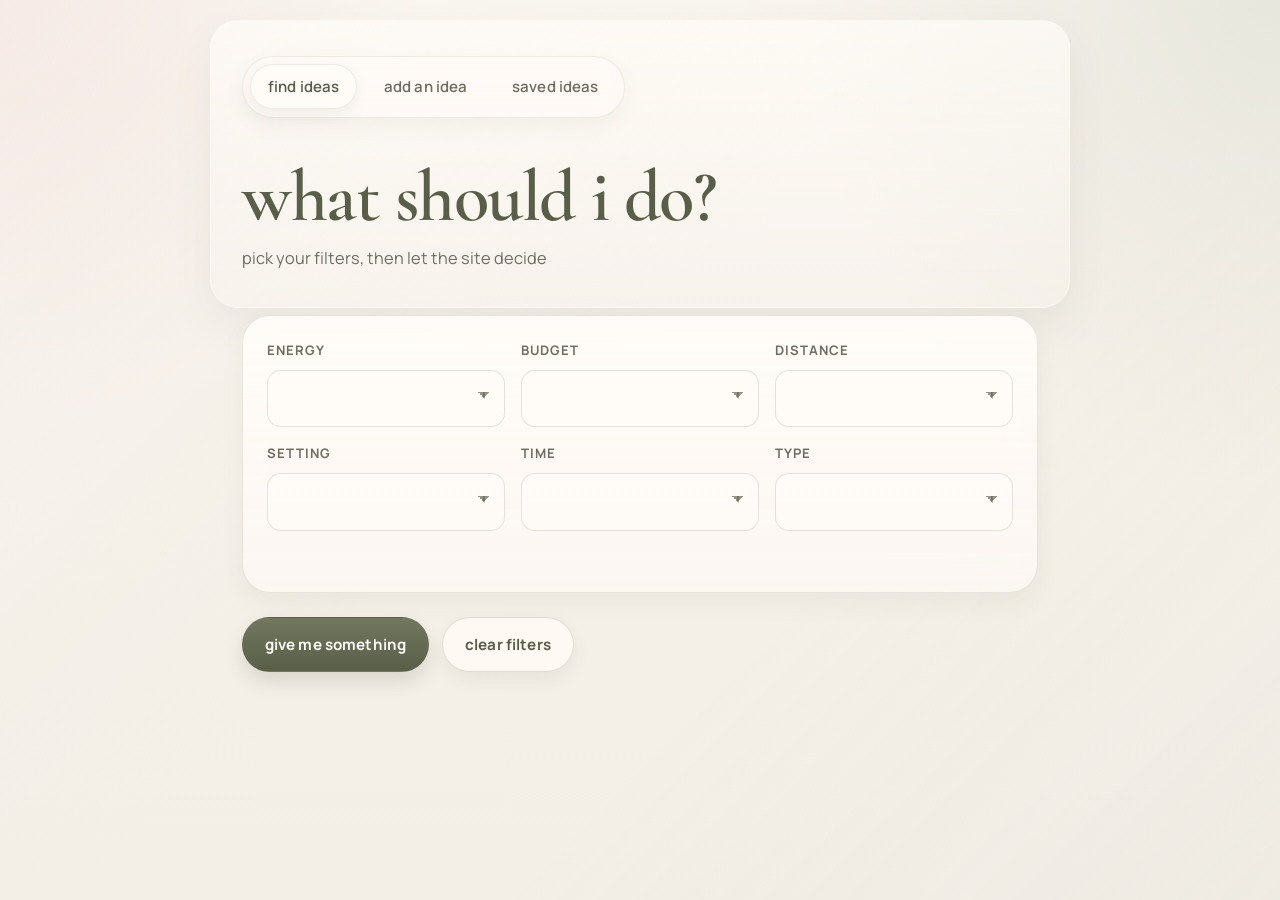
<file: index.html>
<!DOCTYPE html>
<html lang="en">
<head>
  <meta charset="UTF-8" />
  <meta name="viewport" content="width=device-width, initial-scale=1.0" />
  <title>what should i do?</title>
  <link rel="preconnect" href="https://fonts.googleapis.com" />
  <link rel="preconnect" href="https://fonts.gstatic.com" crossorigin />
  <link href="https://fonts.googleapis.com/css2?family=Cormorant+Garamond:wght@500;600;700&family=Manrope:wght@400;500;600;700&display=swap" rel="stylesheet" />
  <link rel="stylesheet" href="css/style.css" />
  <link rel="icon" type="image/png" href="favicon.png">
</head>
<body>
  <main class="container">
    <nav class="page-nav">
      <a class="nav-link current" href="./">find ideas</a>
      <a class="nav-link" href="add/">add an idea</a>
      <a class="nav-link" href="saved/">saved ideas</a>
    </nav>

    <h1 class="home-title">what should i do?</h1>
    <p class="subtitle">pick your filters, then let the site decide</p>

    <section class="filters">
      <label>
        energy
        <select id="energy"></select>
      </label>

      <label>
        budget
        <select id="budget"></select>
      </label>

      <label>
        distance
        <select id="distance"></select>
      </label>

      <label>
        setting
        <select id="setting"></select>
      </label>

      <label>
        time
        <select id="time"></select>
      </label>

      <label>
        type
        <select id="type"></select>
        <div id="selected-types" class="selected-tags"></div>
      </label>
    </section>

    <section class="buttons">
      <button id="generate-btn">give me something</button>
      <button id="clear-btn" type="button">clear filters</button>
    </section>

    <section id="results-section" class="hidden">
      <p id="result-count" class="result-count" aria-live="polite"></p>

      <section class="result-box hidden" id="result-box">
        <p class="result-label">result</p>
        <h2 id="result-title">your idea will appear here</h2>
        <p id="result-meta"></p>
        <div id="result-actions" class="result-actions hidden">
          <button id="save-btn" type="button"></button>
          <button id="hide-btn" type="button" class="secondary-btn">hide this idea</button>
        </div>
      </section>
    </section>
  </main>

  <script src="js/app-data.js"></script>
  <script src="js/script.js"></script>
</body>
</html>
</file>
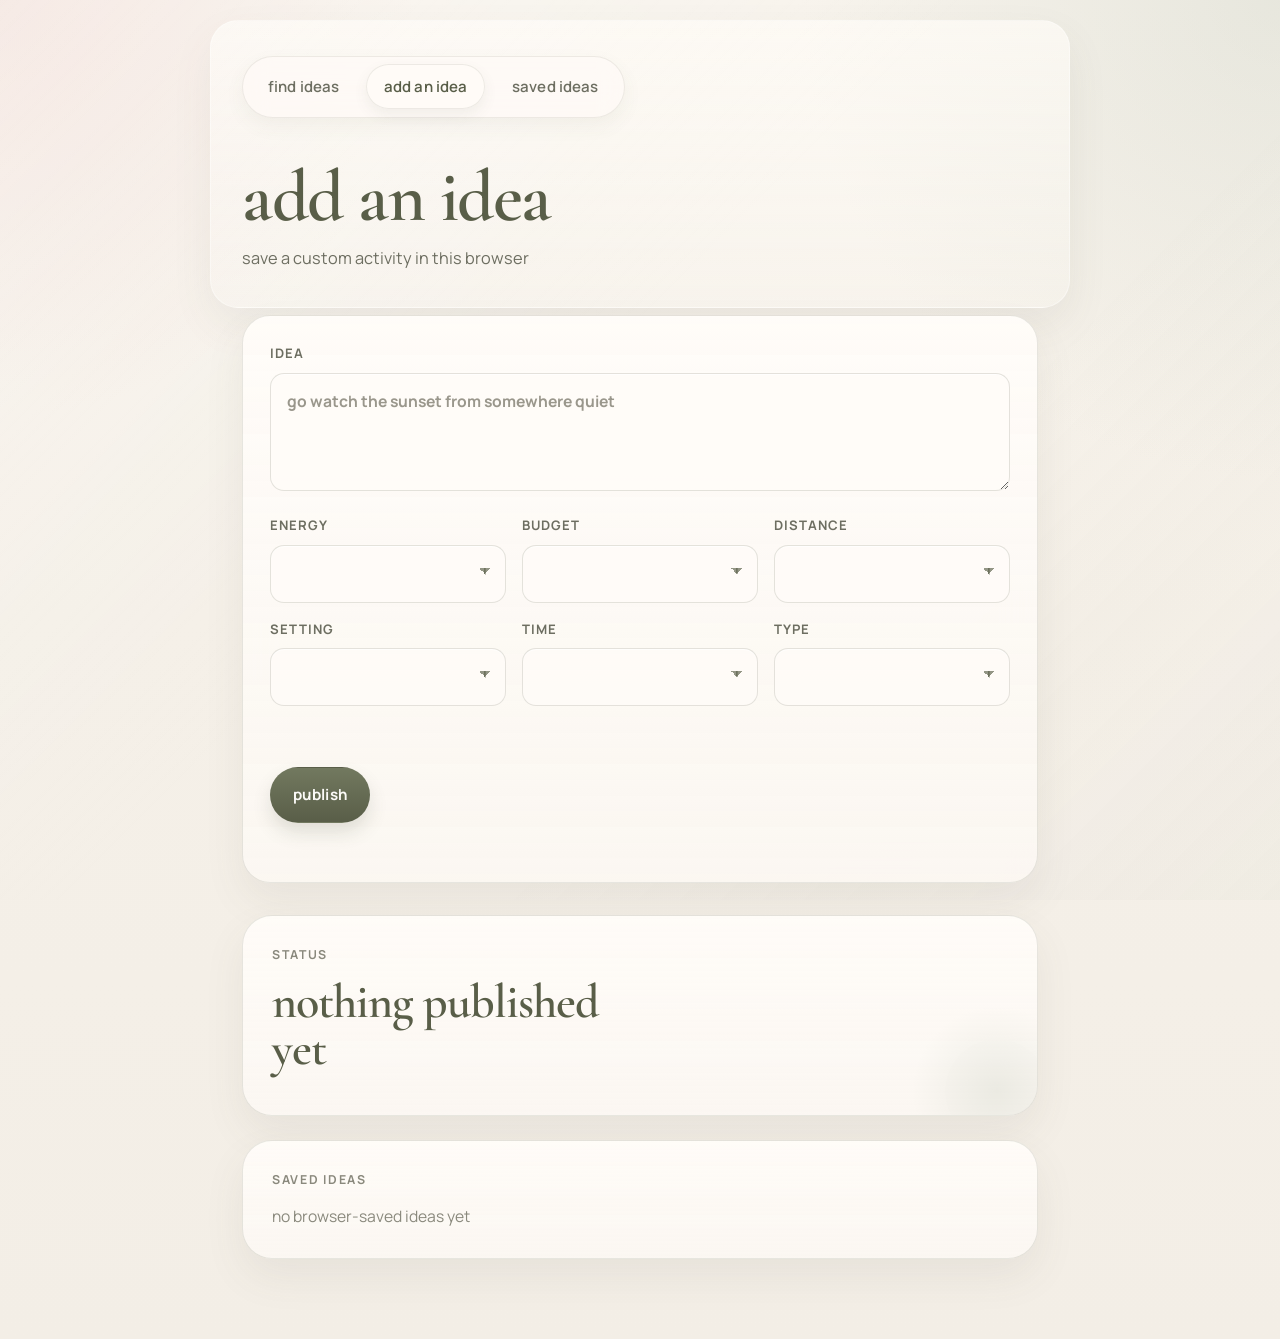
<file: add/index.html>
<!DOCTYPE html>
<html lang="en">
<head>
  <meta charset="UTF-8" />
  <meta name="viewport" content="width=device-width, initial-scale=1.0" />
  <title>add an idea</title>
  <link rel="preconnect" href="https://fonts.googleapis.com" />
  <link rel="preconnect" href="https://fonts.gstatic.com" crossorigin />
  <link href="https://fonts.googleapis.com/css2?family=Cormorant+Garamond:wght@500;600;700&family=Manrope:wght@400;500;600;700&display=swap" rel="stylesheet" />
  <link rel="stylesheet" href="../css/style.css" />
  <link rel="icon" type="image/png" href="../favicon.png">
</head>
<body>
  <main class="container">
    <nav class="page-nav">
      <a class="nav-link" href="../">find ideas</a>
      <a class="nav-link current" href="./">add an idea</a>
      <a class="nav-link" href="../saved/">saved ideas</a>
    </nav>

    <h1>add an idea</h1>
    <p class="subtitle">save a custom activity in this browser</p>

    <form id="add-activity-form" class="activity-form">
      <label>
        idea
        <textarea id="activity-title" rows="3" placeholder="go watch the sunset from somewhere quiet" required></textarea>
      </label>

      <section class="filters form-grid">
        <label>
          energy
          <select id="form-energy"></select>
        </label>

        <label>
          budget
          <select id="form-budget"></select>
        </label>

        <label>
          distance
          <select id="form-distance"></select>
        </label>

        <label>
          setting
          <select id="form-setting"></select>
        </label>

        <label>
          time
          <select id="form-time"></select>
        </label>

        <label>
          type
          <select id="form-type"></select>
          <div id="form-selected-types" class="selected-tags"></div>
        </label>
      </section>

      <section class="buttons">
        <button id="publish-btn" type="submit">publish</button>
      </section>
    </form>

    <section class="result-box form-status-box">
      <p class="result-label">status</p>
      <h2 id="form-status-title">nothing published yet</h2>
      <p id="form-status-meta"></p>
    </section>

    <section id="duplicate-check-box" class="result-box duplicate-check-box hidden" role="dialog" aria-modal="true" aria-labelledby="duplicate-check-title">
      <p class="result-label">possible duplicate</p>
      <h2 id="duplicate-check-title">this might already exist</h2>
      <p id="duplicate-check-meta"></p>
      <div class="duplicate-actions">
        <button id="duplicate-confirm-btn" type="button" class="delete-btn">yes, skip publishing</button>
        <button id="duplicate-deny-btn" type="button">no, publish anyway</button>
      </div>
    </section>

    <section class="result-box saved-activities-box">
      <p class="result-label">saved ideas</p>
      <div id="saved-activities-list" class="saved-activities-list"></div>
    </section>
  </main>

  <script src="../js/app-data.js"></script>
  <script src="../js/add.js"></script>
</body>
</html>
</file>
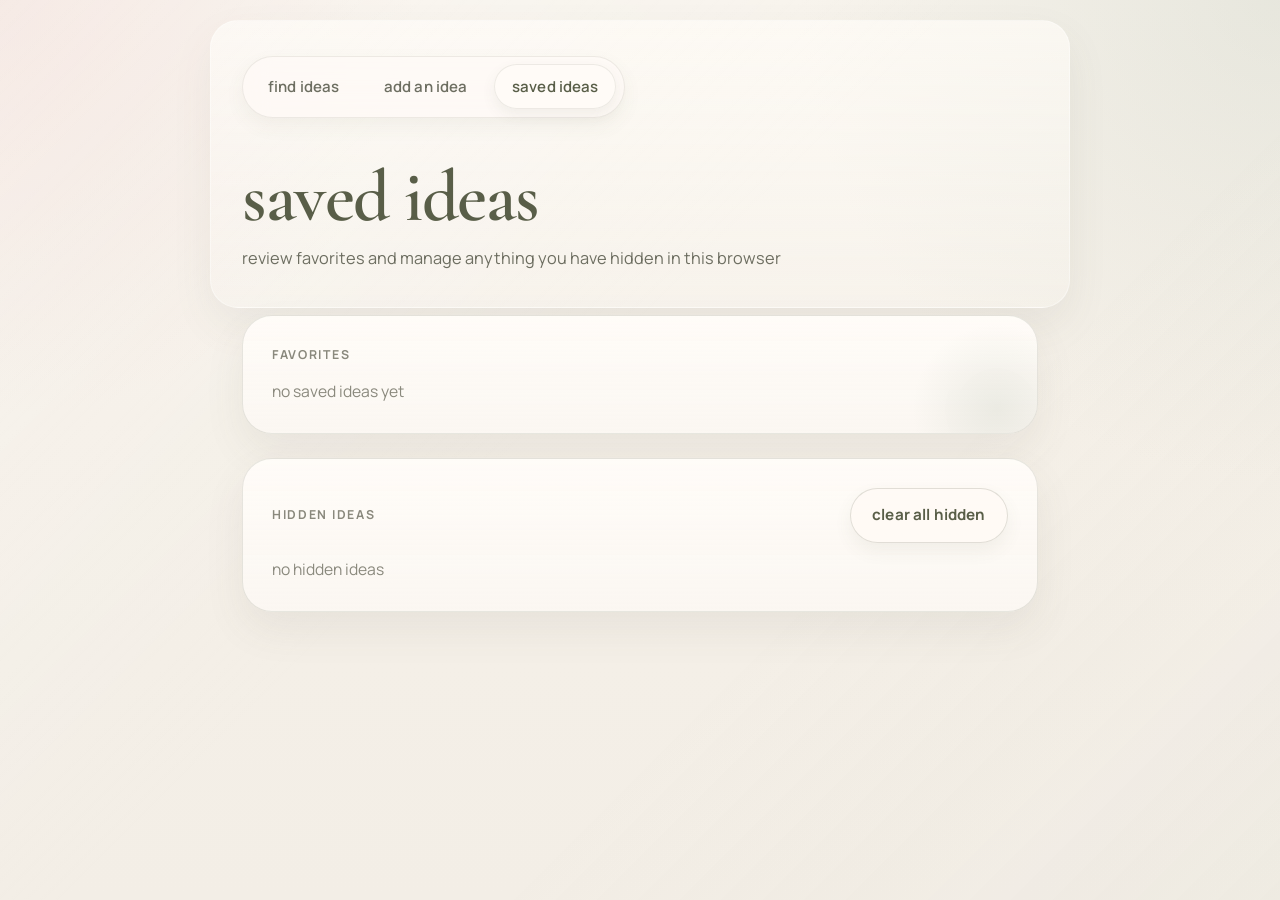
<file: saved/index.html>
<!DOCTYPE html>
<html lang="en">
<head>
  <meta charset="UTF-8" />
  <meta name="viewport" content="width=device-width, initial-scale=1.0" />
  <title>saved ideas</title>
  <link rel="preconnect" href="https://fonts.googleapis.com" />
  <link rel="preconnect" href="https://fonts.gstatic.com" crossorigin />
  <link href="https://fonts.googleapis.com/css2?family=Cormorant+Garamond:wght@500;600;700&family=Manrope:wght@400;500;600;700&display=swap" rel="stylesheet" />
  <link rel="stylesheet" href="../css/style.css" />
  <link rel="icon" type="image/png" href="../favicon.png">
</head>
<body>
  <main class="container">
    <nav class="page-nav">
      <a class="nav-link" href="../">find ideas</a>
      <a class="nav-link" href="../add/">add an idea</a>
      <a class="nav-link current" href="./">saved ideas</a>
    </nav>

    <h1>saved ideas</h1>
    <p class="subtitle">review favorites and manage anything you have hidden in this browser</p>

    <section class="result-box saved-activities-box">
      <p class="result-label">favorites</p>
      <div id="saved-ideas-list" class="saved-activities-list"></div>
    </section>

    <section class="result-box saved-activities-box">
      <div class="section-header">
        <p class="result-label">hidden ideas</p>
        <button id="clear-hidden-btn" type="button" class="secondary-btn">clear all hidden</button>
      </div>
      <div id="hidden-ideas-list" class="saved-activities-list"></div>
    </section>
  </main>

  <script src="../js/app-data.js"></script>
  <script src="../js/saved.js"></script>
</body>
</html>
</file>
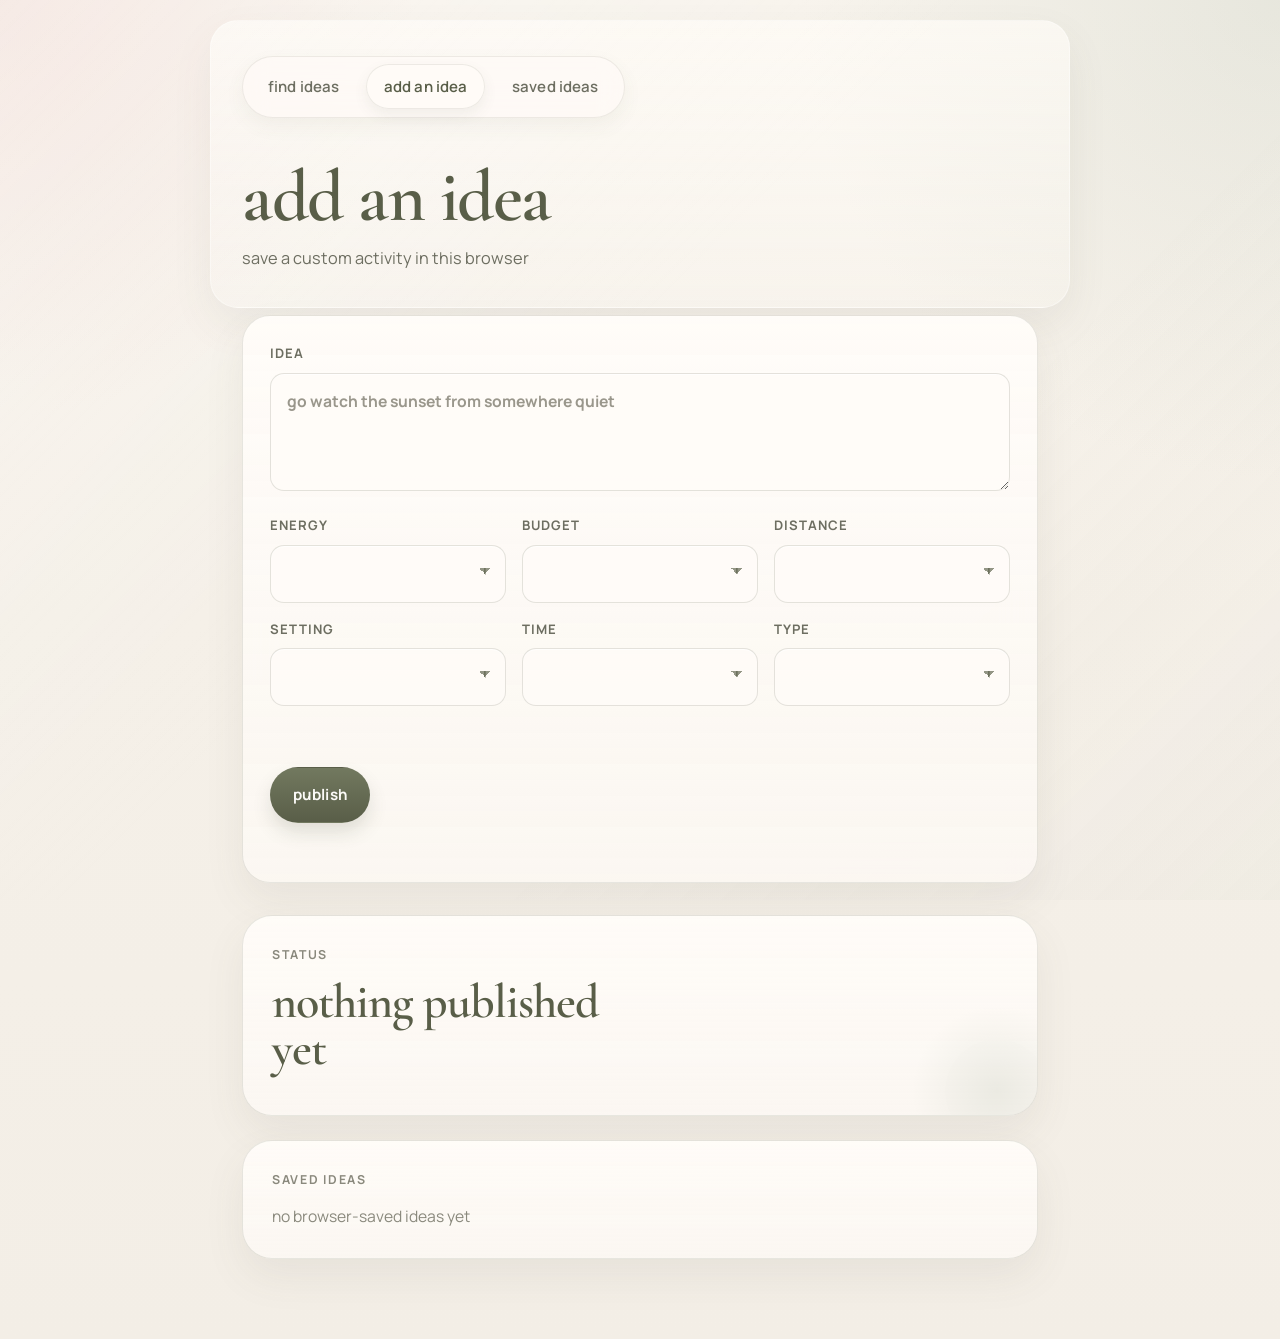
<file: add.html>
<!DOCTYPE html>
<html lang="en">
<head>
  <meta charset="UTF-8" />
  <meta name="viewport" content="width=device-width, initial-scale=1.0" />
  <title>add an idea</title>
  <link rel="preconnect" href="https://fonts.googleapis.com" />
  <link rel="preconnect" href="https://fonts.gstatic.com" crossorigin />
  <link href="https://fonts.googleapis.com/css2?family=Cormorant+Garamond:wght@500;600;700&family=Manrope:wght@400;500;600;700&display=swap" rel="stylesheet" />
  <link rel="stylesheet" href="css/style.css" />
</head>
<body>
  <main class="container">
    <nav class="page-nav">
      <a class="nav-link" href="./">find ideas</a>
      <a class="nav-link current" href="add.html">add an idea</a>
      <a class="nav-link" href="saved.html">saved ideas</a>
    </nav>

    <h1>add an idea</h1>
    <p class="subtitle">save a custom activity in this browser</p>

    <form id="add-activity-form" class="activity-form">
      <label>
        idea
        <textarea id="activity-title" rows="3" placeholder="go watch the sunset from somewhere quiet" required></textarea>
      </label>

      <section class="filters form-grid">
        <label>
          energy
          <select id="form-energy"></select>
        </label>

        <label>
          budget
          <select id="form-budget"></select>
        </label>

        <label>
          distance
          <select id="form-distance"></select>
        </label>

        <label>
          setting
          <select id="form-setting"></select>
        </label>

        <label>
          time
          <select id="form-time"></select>
        </label>

        <label>
          type
          <select id="form-type"></select>
          <div id="form-selected-types" class="selected-tags"></div>
        </label>
      </section>

      <section class="buttons">
        <button id="publish-btn" type="submit">publish</button>
      </section>
    </form>

    <section class="result-box form-status-box">
      <p class="result-label">status</p>
      <h2 id="form-status-title">nothing published yet</h2>
      <p id="form-status-meta"></p>
    </section>

    <section id="duplicate-check-box" class="result-box duplicate-check-box hidden" role="dialog" aria-modal="true" aria-labelledby="duplicate-check-title">
      <p class="result-label">possible duplicate</p>
      <h2 id="duplicate-check-title">this might already exist</h2>
      <p id="duplicate-check-meta"></p>
      <div class="duplicate-actions">
        <button id="duplicate-confirm-btn" type="button" class="delete-btn">yes, skip publishing</button>
        <button id="duplicate-deny-btn" type="button">no, publish anyway</button>
      </div>
    </section>

    <section class="result-box saved-activities-box">
      <p class="result-label">saved ideas</p>
      <div id="saved-activities-list" class="saved-activities-list"></div>
    </section>
  </main>

  <script src="js/app-data.js"></script>
  <script src="js/add.js"></script>
</body>
</html>
</file>
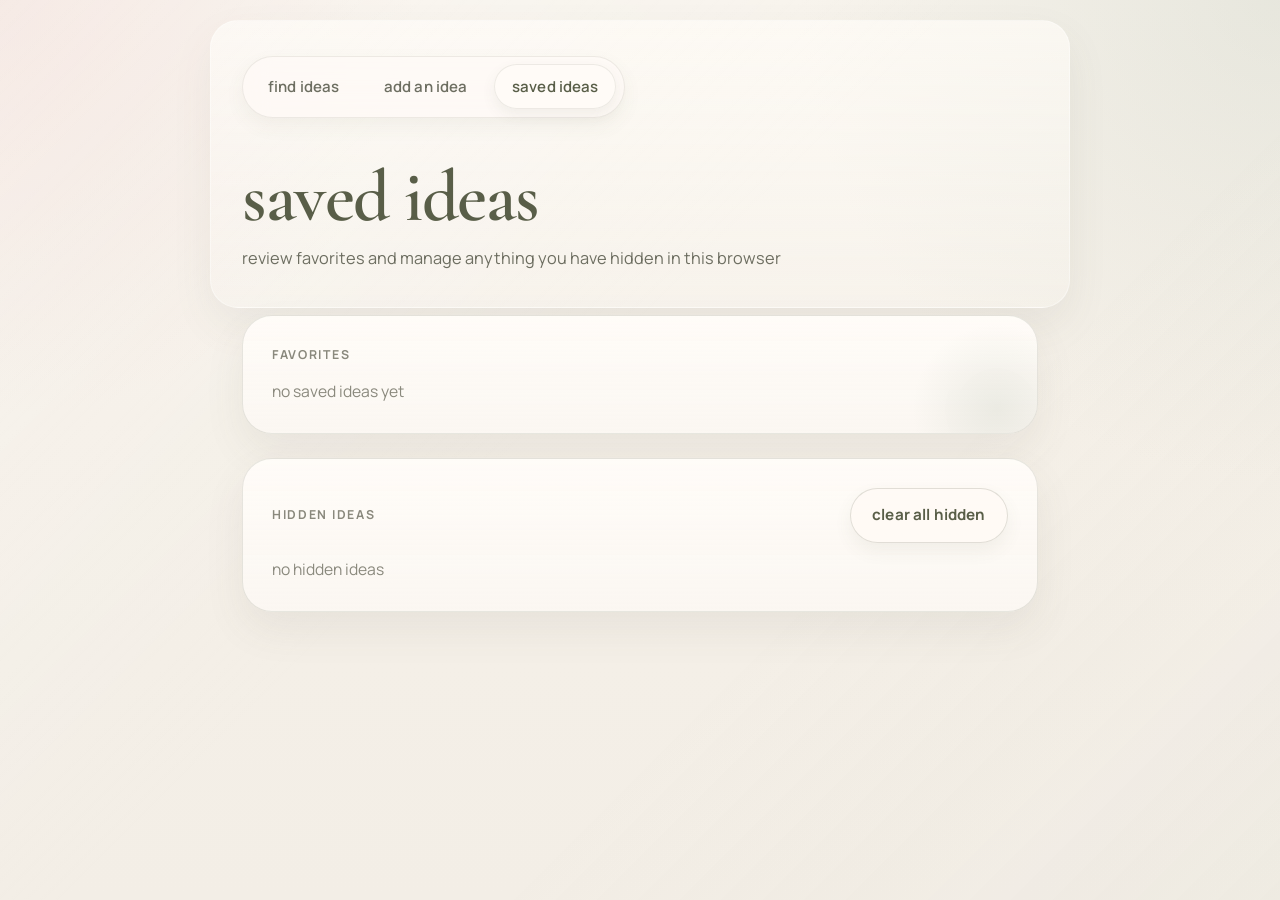
<file: saved.html>
<!DOCTYPE html>
<html lang="en">
<head>
  <meta charset="UTF-8" />
  <meta name="viewport" content="width=device-width, initial-scale=1.0" />
  <title>saved ideas</title>
  <link rel="preconnect" href="https://fonts.googleapis.com" />
  <link rel="preconnect" href="https://fonts.gstatic.com" crossorigin />
  <link href="https://fonts.googleapis.com/css2?family=Cormorant+Garamond:wght@500;600;700&family=Manrope:wght@400;500;600;700&display=swap" rel="stylesheet" />
  <link rel="stylesheet" href="css/style.css" />
</head>
<body>
  <main class="container">
    <nav class="page-nav">
      <a class="nav-link" href="./">find ideas</a>
      <a class="nav-link" href="add.html">add an idea</a>
      <a class="nav-link current" href="saved.html">saved ideas</a>
    </nav>

    <h1>saved ideas</h1>
    <p class="subtitle">review favorites and manage anything you have hidden in this browser</p>

    <section class="result-box saved-activities-box">
      <p class="result-label">favorites</p>
      <div id="saved-ideas-list" class="saved-activities-list"></div>
    </section>

    <section class="result-box saved-activities-box">
      <div class="section-header">
        <p class="result-label">hidden ideas</p>
        <button id="clear-hidden-btn" type="button" class="secondary-btn">clear all hidden</button>
      </div>
      <div id="hidden-ideas-list" class="saved-activities-list"></div>
    </section>
  </main>

  <script src="js/app-data.js"></script>
  <script src="js/saved.js"></script>
</body>
</html>
</file>
<file: css/style.css>
:root {
  --bg: #f5f0e8;
  --bg-soft: #faf6f1;
  --surface: rgba(255, 252, 248, 0.76);
  --surface-strong: rgba(255, 251, 246, 0.92);
  --surface-accent: rgba(199, 205, 191, 0.24);
  --border: rgba(89, 94, 72, 0.14);
  --border-strong: rgba(89, 94, 72, 0.24);
  --text: #3d3d34;
  --text-soft: #6d6e61;
  --text-muted: #8a897d;
  --accent: #6f765b;
  --accent-deep: #595e48;
  --accent-soft: #c7cdbf;
  --blush: #eecfca;
  --taupe: #c7a491;
  --shadow-soft: 0 18px 40px rgba(89, 94, 72, 0.08);
  --shadow-card: 0 10px 24px rgba(89, 94, 72, 0.06);
  --radius-sm: 14px;
  --radius-md: 20px;
  --radius-lg: 28px;
  --space-1: 0.5rem;
  --space-2: 0.75rem;
  --space-3: 1rem;
  --space-4: 1.25rem;
  --space-5: 1.5rem;
  --space-6: 2rem;
  --space-7: 2.75rem;
  --space-8: 4rem;
  --font-sans: "Manrope", sans-serif;
  --font-serif: "Cormorant Garamond", serif;
  --transition: 180ms ease;
}

*,
*::before,
*::after {
  box-sizing: border-box;
}

html {
  color-scheme: light;
}

body {
  margin: 0;
  min-height: 100vh;
  font-family: var(--font-sans);
  color: var(--text);
  background:
    radial-gradient(circle at top left, rgba(238, 207, 202, 0.42), transparent 26rem),
    radial-gradient(circle at top right, rgba(199, 205, 191, 0.34), transparent 30rem),
    linear-gradient(180deg, #f8f4ed 0%, var(--bg) 46%, #f3eee6 100%);
  line-height: 1.6;
  -webkit-font-smoothing: antialiased;
}

body::before {
  content: "";
  position: fixed;
  inset: 0;
  pointer-events: none;
  background:
    linear-gradient(135deg, rgba(255, 255, 255, 0.26), transparent 45%),
    linear-gradient(315deg, rgba(199, 205, 191, 0.08), transparent 38%);
  opacity: 0.9;
}

body::after {
  content: "";
  position: fixed;
  inset: 0;
  pointer-events: none;
  background: rgba(247, 241, 234, 0.72);
  opacity: 0;
  transition: opacity var(--transition);
  z-index: 20;
}

::selection {
  background: rgba(145, 150, 130, 0.24);
}

a,
button,
select,
textarea {
  transition:
    border-color var(--transition),
    background-color var(--transition),
    color var(--transition),
    box-shadow var(--transition),
    transform var(--transition),
    opacity var(--transition);
}

button,
select,
textarea {
  font: inherit;
}

button,
select {
  -webkit-appearance: none;
  appearance: none;
}

body,
p,
label,
button,
select,
textarea {
  font-size: 0.98rem;
}

.container {
  position: relative;
  max-width: 860px;
  margin: 0 auto;
  padding: clamp(2rem, 5vw, 3.5rem) clamp(1.1rem, 4vw, 2rem) clamp(3rem, 7vw, 5rem);
}

.container::before {
  content: "";
  position: absolute;
  inset: 1.25rem 0 auto;
  height: 18rem;
  border-radius: var(--radius-lg);
  background: linear-gradient(180deg, rgba(255, 252, 247, 0.7), rgba(255, 252, 247, 0.18));
  border: 1px solid rgba(255, 255, 255, 0.38);
  box-shadow: var(--shadow-soft);
  z-index: -1;
}

.page-nav {
  display: inline-flex;
  flex-wrap: wrap;
  gap: 0.55rem;
  padding: 0.45rem;
  margin-bottom: var(--space-7);
  border: 1px solid rgba(89, 94, 72, 0.1);
  border-radius: 999px;
  background: rgba(255, 251, 247, 0.62);
  box-shadow: 0 8px 20px rgba(89, 94, 72, 0.06);
  backdrop-filter: blur(12px);
}

.nav-link {
  display: inline-flex;
  align-items: center;
  justify-content: center;
  min-height: 2.7rem;
  padding: 0.6rem 1.05rem;
  border: 1px solid transparent;
  border-radius: 999px;
  color: var(--text-soft);
  text-decoration: none;
  font-size: 0.94rem;
  font-weight: 600;
  letter-spacing: 0.01em;
}

.nav-link:hover {
  color: var(--accent-deep);
  background: rgba(199, 205, 191, 0.18);
}

.nav-link.current {
  color: var(--accent-deep);
  background: rgba(255, 252, 248, 0.9);
  border-color: rgba(89, 94, 72, 0.11);
  box-shadow: 0 6px 14px rgba(89, 94, 72, 0.08);
}

h1,
h2,
h3 {
  margin: 0;
  color: var(--accent-deep);
  font-family: var(--font-serif);
  font-weight: 600;
  line-height: 0.98;
  letter-spacing: -0.02em;
}

h1 {
  max-width: 12ch;
  margin-bottom: 0.75rem;
  font-size: clamp(3rem, 7vw, 4.55rem);
}

.home-title {
  max-width: none;
  white-space: nowrap;
}

.subtitle {
  max-width: 38rem;
  margin: 0 0 var(--space-7);
  color: var(--text-soft);
  font-size: 1.02rem;
}

.filters,
.activity-form {
  position: relative;
}

.filters {
  display: grid;
  grid-template-columns: repeat(auto-fit, minmax(220px, 1fr));
  gap: 1rem;
  padding: clamp(1.15rem, 2.5vw, 1.5rem);
  margin-bottom: var(--space-5);
  border: 1px solid var(--border);
  border-radius: var(--radius-lg);
  background:
    linear-gradient(180deg, rgba(255, 252, 248, 0.84), rgba(250, 246, 241, 0.74)),
    rgba(255, 252, 248, 0.7);
  box-shadow: var(--shadow-card);
  backdrop-filter: blur(14px);
}

.activity-form {
  display: flex;
  flex-direction: column;
  gap: var(--space-5);
  padding: clamp(1.2rem, 2.8vw, 1.7rem);
  margin-bottom: var(--space-6);
  border: 1px solid var(--border);
  border-radius: var(--radius-lg);
  background:
    linear-gradient(180deg, rgba(255, 252, 248, 0.92), rgba(250, 246, 241, 0.78)),
    var(--surface);
  box-shadow: var(--shadow-soft);
  backdrop-filter: blur(16px);
}

.form-grid {
  padding: 0;
  margin: 0;
  border: 0;
  box-shadow: none;
  background: transparent;
  backdrop-filter: none;
}

label {
  display: flex;
  flex-direction: column;
  gap: 0.55rem;
  color: var(--text-soft);
  font-size: 0.82rem;
  font-weight: 700;
  letter-spacing: 0.08em;
  text-transform: uppercase;
}

select,
textarea {
  width: 100%;
  min-height: 3.3rem;
  padding: 0.95rem 1rem;
  border: 1px solid rgba(89, 94, 72, 0.16);
  border-radius: var(--radius-sm);
  background: rgba(255, 252, 248, 0.86);
  color: var(--text);
  box-shadow: inset 0 1px 0 rgba(255, 255, 255, 0.65);
}

select {
  padding-right: 2.9rem;
  background-image:
    linear-gradient(45deg, transparent 50%, rgba(89, 94, 72, 0.65) 50%),
    linear-gradient(135deg, rgba(89, 94, 72, 0.65) 50%, transparent 50%);
  background-position:
    calc(100% - 1.2rem) calc(50% - 0.18rem),
    calc(100% - 0.9rem) calc(50% - 0.18rem);
  background-size:
    0.42rem 0.42rem,
    0.42rem 0.42rem;
  background-repeat: no-repeat;
}

textarea {
  min-height: 7.4rem;
  resize: vertical;
  line-height: 1.65;
}

select:hover,
textarea:hover {
  border-color: rgba(89, 94, 72, 0.24);
  background-color: rgba(255, 253, 250, 0.96);
}

button:focus-visible,
a:focus-visible,
select:focus-visible,
textarea:focus-visible {
  outline: none;
  box-shadow:
    0 0 0 4px rgba(199, 205, 191, 0.34),
    0 0 0 1px rgba(89, 94, 72, 0.2);
}

select:focus-visible,
textarea:focus-visible {
  border-color: rgba(89, 94, 72, 0.3);
  background-color: rgba(255, 253, 250, 0.98);
}

textarea::placeholder {
  color: #9a978c;
}

.selected-tags {
  display: flex;
  flex-wrap: wrap;
  gap: 0.6rem;
  min-height: 1.8rem;
  padding-top: 0.15rem;
}

.selected-tag {
  display: inline-flex;
  align-items: center;
  gap: 0.45rem;
  padding: 0.5rem 0.82rem;
  border: 1px solid rgba(111, 118, 91, 0.18);
  border-radius: 999px;
  background: linear-gradient(180deg, rgba(255, 251, 246, 0.92), rgba(199, 205, 191, 0.18));
  color: var(--accent-deep);
  font-size: 0.84rem;
  font-weight: 600;
  letter-spacing: 0.01em;
}

.selected-tag:hover {
  border-color: rgba(89, 94, 72, 0.26);
  transform: translateY(-1px);
}

.selected-tag span {
  display: inline-flex;
  align-items: center;
  justify-content: center;
  width: 1rem;
  height: 1rem;
  border-radius: 999px;
  background: rgba(89, 94, 72, 0.08);
  font-size: 0.72rem;
  line-height: 1;
}

.buttons,
.duplicate-actions {
  display: flex;
  flex-wrap: wrap;
  gap: 0.85rem;
}

.buttons {
  margin-bottom: var(--space-6);
}

.result-count {
  margin: 0 0 0.75rem;
  color: var(--text-soft);
  font-size: 0.92rem;
  font-weight: 600;
}

.result-actions {
  display: flex;
  flex-wrap: wrap;
  gap: 0.85rem;
  margin-top: 1.25rem;
}

.result-actions .is-active {
  background: linear-gradient(180deg, #889173 0%, #6f765b 100%);
}

.hidden {
  display: none !important;
}

button {
  display: inline-flex;
  align-items: center;
  justify-content: center;
  min-height: 3.15rem;
  padding: 0.9rem 1.35rem;
  border: 1px solid transparent;
  border-radius: 999px;
  cursor: pointer;
  background: linear-gradient(180deg, #72795f 0%, var(--accent-deep) 100%);
  color: #fbfaf7;
  box-shadow: 0 10px 18px rgba(89, 94, 72, 0.16);
  font-size: 0.95rem;
  font-weight: 700;
  letter-spacing: 0.01em;
}

button:hover {
  transform: translateY(-1px);
  box-shadow: 0 14px 22px rgba(89, 94, 72, 0.18);
}

button:active {
  transform: translateY(0);
}

#clear-btn,
#duplicate-deny-btn,
.secondary-btn {
  background: rgba(255, 251, 246, 0.84);
  color: var(--accent-deep);
  border-color: rgba(89, 94, 72, 0.18);
  box-shadow: 0 8px 18px rgba(89, 94, 72, 0.07);
}

.delete-btn,
#duplicate-confirm-btn {
  background: linear-gradient(180deg, #b88674 0%, #9d6d5c 100%);
  box-shadow: 0 10px 18px rgba(157, 109, 92, 0.16);
}

.result-box {
  padding: clamp(1.35rem, 3vw, 1.8rem);
  border: 1px solid var(--border);
  border-radius: calc(var(--radius-lg) + 2px);
  background:
    linear-gradient(180deg, rgba(255, 252, 248, 0.9), rgba(250, 246, 241, 0.78)),
    var(--surface-strong);
  box-shadow: var(--shadow-soft);
  backdrop-filter: blur(16px);
}

.result-box + .result-box,
.duplicate-check-box,
.saved-activities-box {
  margin-top: var(--space-5);
}

.result-box:first-of-type {
  position: relative;
  overflow: hidden;
}

.result-box:first-of-type::after {
  content: "";
  position: absolute;
  inset: auto -3rem -4rem auto;
  width: 11rem;
  height: 11rem;
  border-radius: 999px;
  background: radial-gradient(circle, rgba(199, 205, 191, 0.32), transparent 68%);
  pointer-events: none;
}

.form-status-box {
  min-height: 8.6rem;
}

.duplicate-check-box {
  position: fixed;
  top: 50%;
  left: 50%;
  width: min(36rem, calc(100vw - 2rem));
  margin: 0;
  min-height: 0;
  border-color: rgba(184, 134, 116, 0.24);
  border-radius: 32px;
  background:
    linear-gradient(180deg, rgba(255, 251, 247, 0.97), rgba(249, 241, 237, 0.92)),
    var(--surface-strong);
  box-shadow:
    0 24px 60px rgba(89, 94, 72, 0.18),
    0 8px 18px rgba(157, 109, 92, 0.08);
  transform: translate(-50%, -50%);
  z-index: 30;
}

.saved-activities-list {
  display: flex;
  flex-direction: column;
  gap: 0.95rem;
}

.section-header {
  display: flex;
  align-items: center;
  justify-content: space-between;
  gap: 1rem;
  margin-bottom: 0.9rem;
}

.section-header .result-label {
  margin-bottom: 0;
}

.saved-activity-card {
  display: flex;
  justify-content: space-between;
  align-items: flex-start;
  gap: 1rem;
  padding: 1rem 1.05rem;
  border: 1px solid rgba(89, 94, 72, 0.11);
  border-radius: var(--radius-md);
  background:
    linear-gradient(180deg, rgba(255, 252, 248, 0.86), rgba(244, 239, 232, 0.8));
  box-shadow: 0 8px 20px rgba(89, 94, 72, 0.05);
}

.saved-activity-copy h3 {
  margin: 0 0 0.4rem;
  color: var(--accent-deep);
  font-family: var(--font-serif);
  font-size: 1.55rem;
  line-height: 1.05;
}

.saved-activity-copy p {
  margin: 0;
  color: var(--text-soft);
  font-size: 0.92rem;
  line-height: 1.65;
}

.saved-activity-card .delete-btn {
  min-height: 2.8rem;
  padding-inline: 1rem;
  font-size: 0.88rem;
}

.empty-state {
  margin: 0;
  color: var(--text-muted);
}

.result-label {
  margin: 0 0 0.9rem;
  color: var(--text-muted);
  font-size: 0.77rem;
  font-weight: 700;
  letter-spacing: 0.14em;
  text-transform: uppercase;
}

#result-title,
#form-status-title,
#duplicate-check-title {
  max-width: 15ch;
  margin: 0 0 0.85rem;
  color: var(--accent-deep);
  font-family: var(--font-serif);
  font-size: clamp(2rem, 5vw, 3rem);
  line-height: 0.98;
}

#result-meta,
#form-status-meta,
#duplicate-check-meta {
  max-width: 42rem;
  margin: 0;
  color: var(--text-soft);
  font-size: 0.94rem;
  line-height: 1.75;
}

.duplicate-check-box.hidden {
  display: none;
}

body.duplicate-check-open::after {
  opacity: 1;
  pointer-events: auto;
}

body.duplicate-check-open {
  overflow: hidden;
}

.duplicate-check-box .result-label {
  color: #9b796d;
}

.duplicate-check-box #duplicate-check-title {
  max-width: 12ch;
  font-size: clamp(2.2rem, 5vw, 3.2rem);
}

.duplicate-check-box .duplicate-actions {
  margin-top: 1.5rem;
}

@media (max-width: 720px) {
  .container {
    padding-top: 1.5rem;
  }

  h1 {
    max-width: none;
  }

  .filters {
    grid-template-columns: 1fr;
  }

  .buttons {
    margin-bottom: var(--space-5);
  }

  button {
    width: 100%;
  }

  .saved-activity-card {
    flex-direction: column;
  }

  .saved-activity-card .delete-btn {
    width: 100%;
  }
}

@media (max-width: 520px) {
  .container::before {
    inset: 0.75rem 0 auto;
    height: 15rem;
  }

  .page-nav {
    display: grid;
    width: 100%;
    grid-template-columns: 1fr 1fr;
  }

  .nav-link {
    min-width: 0;
    padding-inline: 0.75rem;
  }

  .activity-form,
  .filters,
  .result-box {
    padding: 1rem;
    border-radius: 22px;
  }

  .duplicate-check-box {
    width: calc(100vw - 1.25rem);
    padding: 1.1rem;
    border-radius: 24px;
  }

  #result-title,
  #form-status-title,
  #duplicate-check-title {
    font-size: 2rem;
  }
}
</file>
